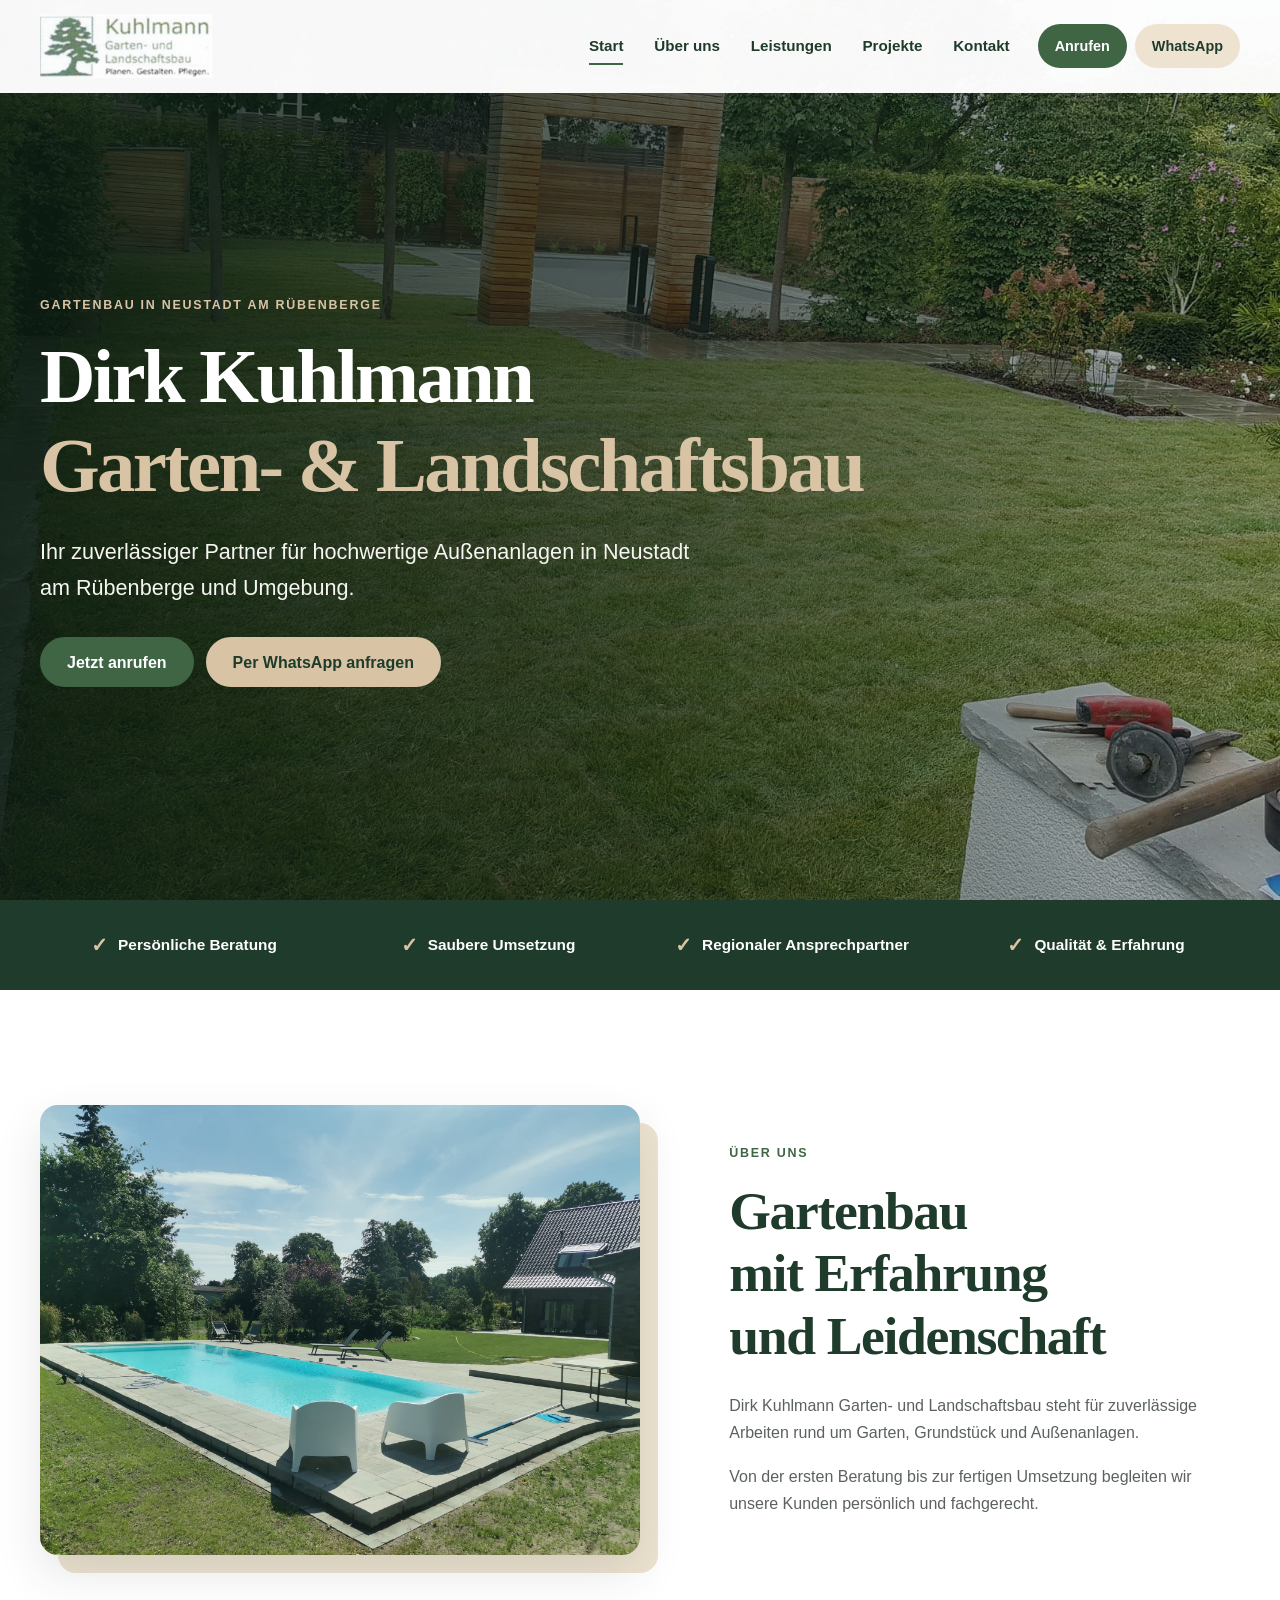
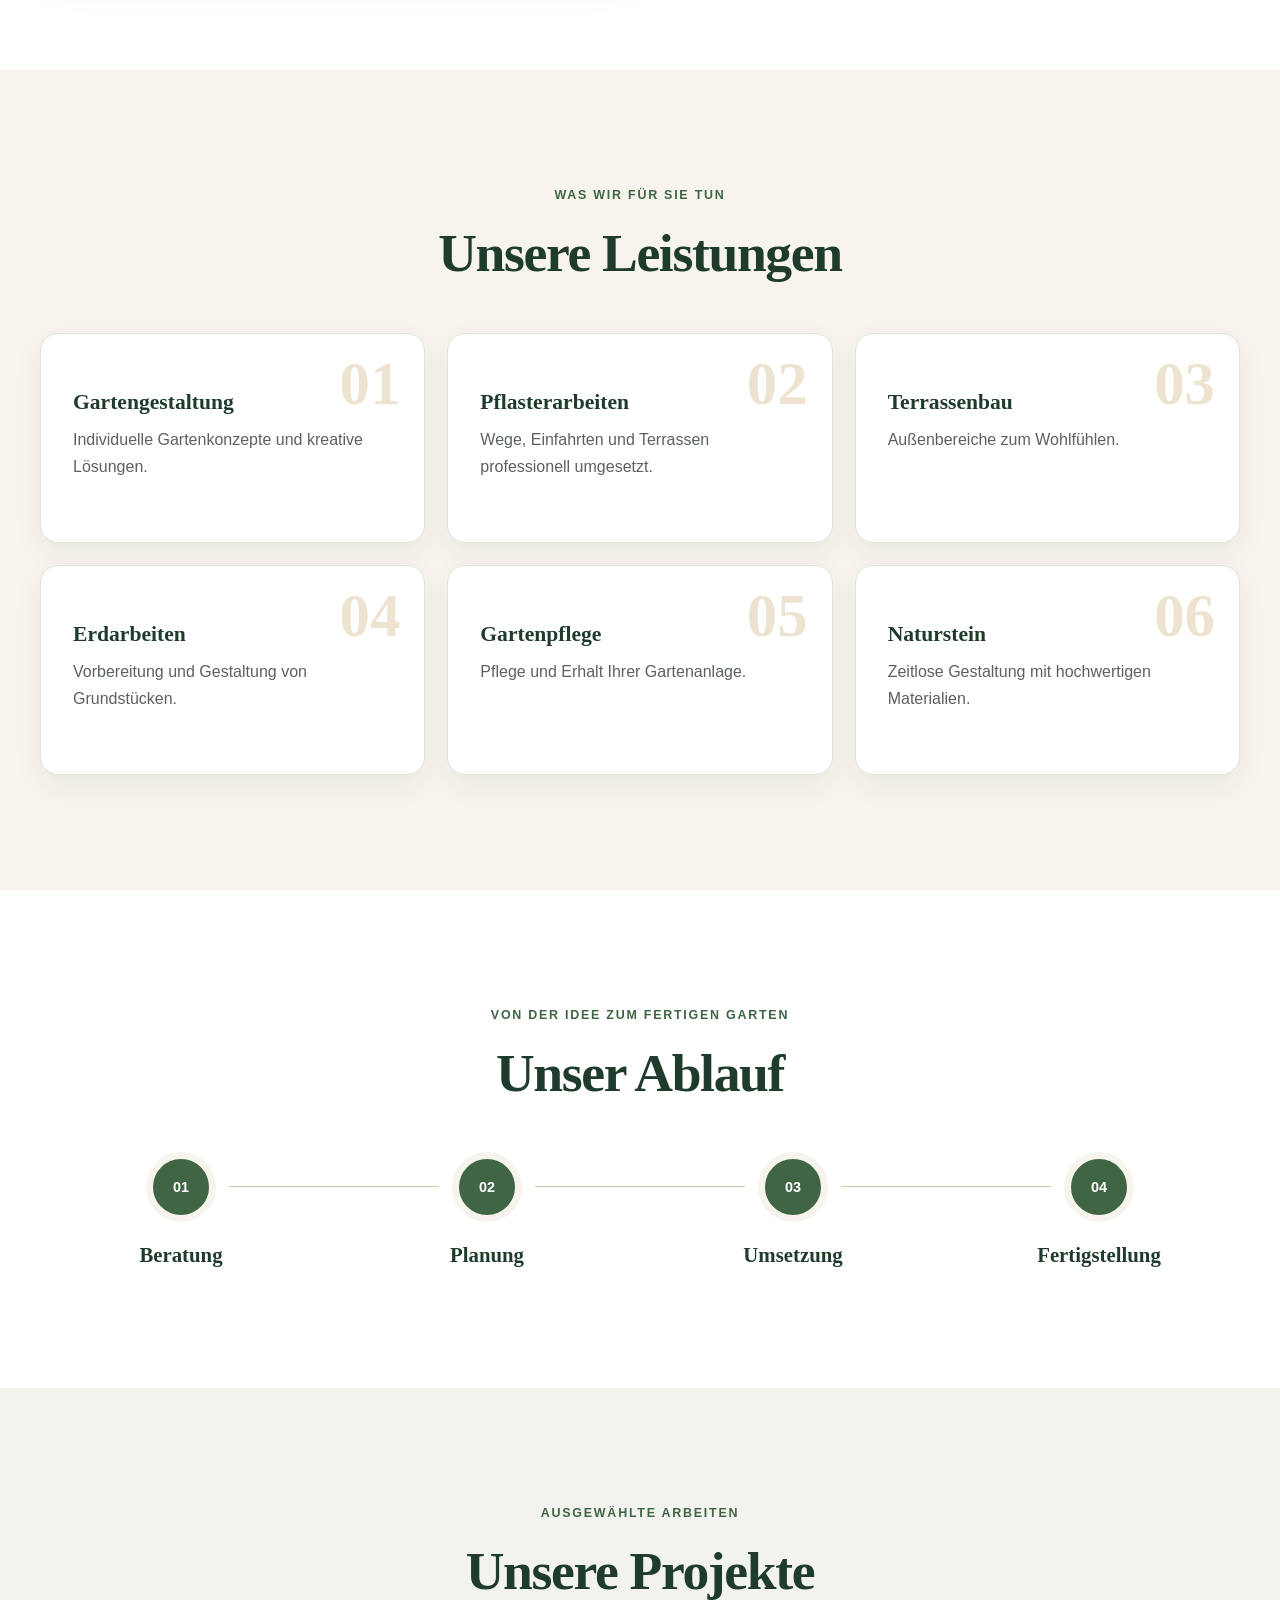
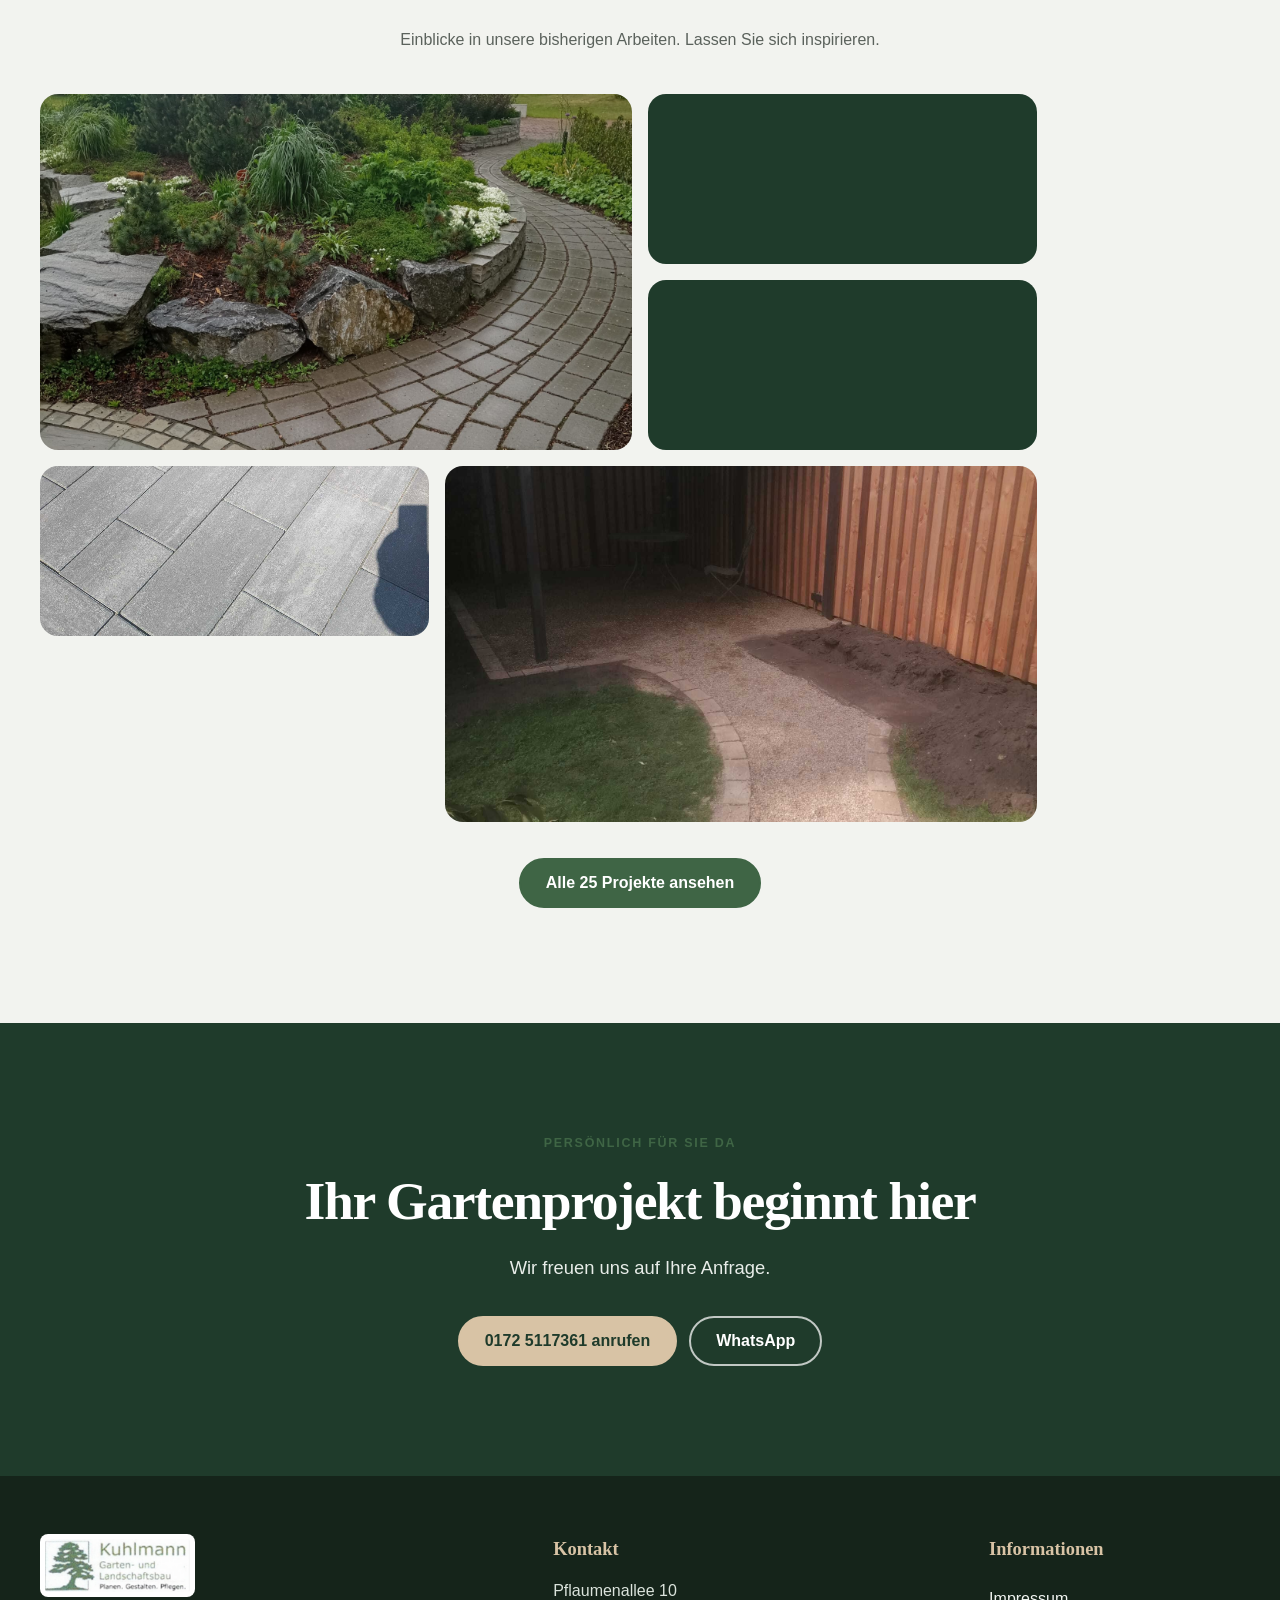
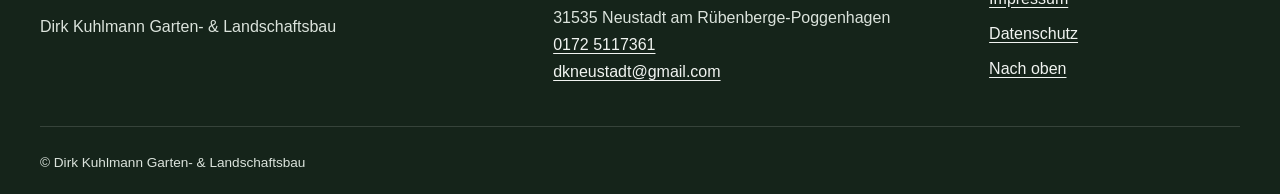
<file: index.html>
<!DOCTYPE html>
<html lang="de">
<head>
    <meta charset="UTF-8">
    <meta name="viewport" content="width=device-width, initial-scale=1">
    <title>Dirk Kuhlmann Garten- &amp; Landschaftsbau | Neustadt am Rübenberge</title>
    <meta name="description" content="Dirk Kuhlmann Garten- und Landschaftsbau in Neustadt am Rübenberge: Gartengestaltung, Pflasterarbeiten, Terrassenbau, Erdarbeiten, Gartenpflege und Naturstein.">
    <meta name="robots" content="index, follow">
    <meta name="theme-color" content="#1f3b2b">
    <link rel="canonical" href="https://kuhlmann-garten.de/">
    <link rel="icon" href="images/logo.png" type="image/png">
    <link rel="preload" as="image" href="images/galerie21.jpg" fetchpriority="high">
    <link rel="stylesheet" href="style.css">

    <meta property="og:type" content="website">
    <meta property="og:locale" content="de_DE">
    <meta property="og:site_name" content="Dirk Kuhlmann Garten- &amp; Landschaftsbau">
    <meta property="og:title" content="Dirk Kuhlmann Garten- &amp; Landschaftsbau">
    <meta property="og:description" content="Gartengestaltung, Pflasterarbeiten, Terrassenbau und weitere Arbeiten rund um Garten und Außenanlagen in Neustadt am Rübenberge.">
    <meta property="og:url" content="https://kuhlmann-garten.de/">
    <meta property="og:image" content="https://kuhlmann-garten.de/images/galerie21.jpg">
    <meta property="og:image:alt" content="Gestaltete Gartenanlage mit Rasen, Bäumen und Holzelementen">
    <meta name="twitter:card" content="summary_large_image">

    <script type="application/ld+json">
    {
        "@context": "https://schema.org",
        "@type": "LocalBusiness",
        "name": "Dirk Kuhlmann Garten- & Landschaftsbau",
        "url": "https://kuhlmann-garten.de/",
        "logo": "https://kuhlmann-garten.de/images/logo.png",
        "image": "https://kuhlmann-garten.de/images/galerie21.jpg",
        "telephone": "+49 172 5117361",
        "email": "dkneustadt@gmail.com",
        "address": {
            "@type": "PostalAddress",
            "streetAddress": "Pflaumenallee 10",
            "postalCode": "31535",
            "addressLocality": "Neustadt am Rübenberge-Poggenhagen",
            "addressCountry": "DE"
        },
        "areaServed": "Neustadt am Rübenberge und Umgebung"
    }
    </script>
</head>
<body>
    <a class="skip-link" href="#main-content">Zum Hauptinhalt springen</a>

    <header class="header" id="site-header">
        <div class="container header-inner">
            <a class="logo-link" href="#start" aria-label="Zur Startseite">
                <img class="logo" src="images/logo.png" width="221" height="82" alt="Dirk Kuhlmann Garten- und Landschaftsbau">
            </a>

            <nav id="nav" aria-label="Hauptnavigation">
                <a href="#start" class="active">Start</a>
                <a href="#ueber-uns">Über uns</a>
                <a href="#leistungen">Leistungen</a>
                <a href="#projekte">Projekte</a>
                <a href="#kontakt">Kontakt</a>
            </nav>

            <div class="header-actions">
                <a href="tel:+491725117361" class="nav-button">Anrufen</a>
                <a href="https://wa.me/491725117361" class="nav-whatsapp" rel="noopener noreferrer">WhatsApp</a>
            </div>

            <button class="menu-button" id="menu" type="button" aria-label="Navigation öffnen" aria-expanded="false" aria-controls="nav">
                <span aria-hidden="true"></span>
            </button>
        </div>
    </header>

    <main id="main-content">
        <section class="hero" id="start" aria-labelledby="hero-title">
            <div class="container hero-content">
                <p class="eyebrow">Gartenbau in Neustadt am Rübenberge</p>
                <h1 id="hero-title">Dirk Kuhlmann <span>Garten- &amp; Landschaftsbau</span></h1>
                <p class="hero-intro">Ihr zuverlässiger Partner für hochwertige Außenanlagen in Neustadt am Rübenberge und Umgebung.</p>
                <div class="button-group">
                    <a href="tel:+491725117361" class="button">Jetzt anrufen</a>
                    <a href="https://wa.me/491725117361" class="button button-light" rel="noopener noreferrer">Per WhatsApp anfragen</a>
                </div>
            </div>
        </section>

        <section class="advantages" aria-label="Ihre Vorteile">
            <div class="container advantage-grid">
                <div><span aria-hidden="true">✓</span>Persönliche Beratung</div>
                <div><span aria-hidden="true">✓</span>Saubere Umsetzung</div>
                <div><span aria-hidden="true">✓</span>Regionaler Ansprechpartner</div>
                <div><span aria-hidden="true">✓</span>Qualität &amp; Erfahrung</div>
            </div>
        </section>

        <section class="section" id="ueber-uns">
            <div class="container about">
                <div class="about-media">
                    <img src="images/ueber-uns.jpeg" width="2000" height="1500" loading="lazy" decoding="async" alt="Gepflasterte Terrasse mit Einfassung und angrenzender Rasenfläche">
                </div>
                <div class="about-content">
                    <p class="section-kicker">Über uns</p>
                    <h2>Gartenbau mit Erfahrung und Leidenschaft</h2>
                    <p>Dirk Kuhlmann Garten- und Landschaftsbau steht für zuverlässige Arbeiten rund um Garten, Grundstück und Außenanlagen.</p>
                    <p>Von der ersten Beratung bis zur fertigen Umsetzung begleiten wir unsere Kunden persönlich und fachgerecht.</p>
                </div>
            </div>
        </section>

        <section class="section background" id="leistungen">
            <div class="container">
                <p class="section-kicker centered">Was wir für Sie tun</p>
                <h2>Unsere Leistungen</h2>
                <div class="services">
                    <article class="service">
                        <span class="service-number" aria-hidden="true">01</span>
                        <h3>Gartengestaltung</h3>
                        <p>Individuelle Gartenkonzepte und kreative Lösungen.</p>
                    </article>
                    <article class="service">
                        <span class="service-number" aria-hidden="true">02</span>
                        <h3>Pflasterarbeiten</h3>
                        <p>Wege, Einfahrten und Terrassen professionell umgesetzt.</p>
                    </article>
                    <article class="service">
                        <span class="service-number" aria-hidden="true">03</span>
                        <h3>Terrassenbau</h3>
                        <p>Außenbereiche zum Wohlfühlen.</p>
                    </article>
                    <article class="service">
                        <span class="service-number" aria-hidden="true">04</span>
                        <h3>Erdarbeiten</h3>
                        <p>Vorbereitung und Gestaltung von Grundstücken.</p>
                    </article>
                    <article class="service">
                        <span class="service-number" aria-hidden="true">05</span>
                        <h3>Gartenpflege</h3>
                        <p>Pflege und Erhalt Ihrer Gartenanlage.</p>
                    </article>
                    <article class="service">
                        <span class="service-number" aria-hidden="true">06</span>
                        <h3>Naturstein</h3>
                        <p>Zeitlose Gestaltung mit hochwertigen Materialien.</p>
                    </article>
                </div>
            </div>
        </section>

        <section class="section process" aria-labelledby="process-title">
            <div class="container">
                <p class="section-kicker centered">Von der Idee zum fertigen Garten</p>
                <h2 id="process-title">Unser Ablauf</h2>
                <ol class="steps">
                    <li><span aria-hidden="true">01</span>Beratung</li>
                    <li><span aria-hidden="true">02</span>Planung</li>
                    <li><span aria-hidden="true">03</span>Umsetzung</li>
                    <li><span aria-hidden="true">04</span>Fertigstellung</li>
                </ol>
            </div>
        </section>

        <section class="section gallery-section" id="projekte">
            <div class="container">
                <p class="section-kicker centered">Ausgewählte Arbeiten</p>
                <h2>Unsere Projekte</h2>
                <p class="gallery-text">Einblicke in unsere bisherigen Arbeiten. Lassen Sie sich inspirieren.</p>
                <div class="gallery-preview">
                    <button class="gallery-item" type="button" data-gallery-index="0" aria-label="Projektaufnahme 1 vergrößern">
                        <img src="images/galerie01.jpg" width="1536" height="2040" loading="lazy" decoding="async" alt="Projektaufnahme 1">
                    </button>
                    <button class="gallery-item" type="button" data-gallery-index="1" aria-label="Projektaufnahme 2 vergrößern">
                        <img src="images/galerie02.jpg" width="1537" height="2048" loading="lazy" decoding="async" alt="Projektaufnahme 2">
                    </button>
                    <button class="gallery-item" type="button" data-gallery-index="2" aria-label="Projektaufnahme 3 vergrößern">
                        <img src="images/galerie03.jpg" width="2048" height="1537" loading="lazy" decoding="async" alt="Projektaufnahme 3">
                    </button>
                    <button class="gallery-item" type="button" data-gallery-index="3" aria-label="Projektaufnahme 4 vergrößern">
                        <img src="images/galerie04.jpg" width="1537" height="2048" loading="lazy" decoding="async" alt="Projektaufnahme 4">
                    </button>
                    <button class="gallery-item" type="button" data-gallery-index="4" aria-label="Projektaufnahme 5 vergrößern">
                        <img src="images/galerie05.jpg" width="1500" height="2000" loading="lazy" decoding="async" alt="Projektaufnahme 5">
                    </button>
                </div>
                <div class="gallery-button-container">
                    <button class="button gallery-all-button" type="button">Alle 25 Projekte ansehen</button>
                </div>
            </div>
        </section>

        <section class="contact" id="kontakt" aria-labelledby="contact-title">
            <div class="container contact-inner">
                <p class="section-kicker">Persönlich für Sie da</p>
                <h2 id="contact-title">Ihr Gartenprojekt beginnt hier</h2>
                <p>Wir freuen uns auf Ihre Anfrage.</p>
                <div class="button-group centered-buttons">
                    <a href="tel:+491725117361" class="button button-sand">0172 5117361 anrufen</a>
                    <a href="https://wa.me/491725117361" class="button button-outline" rel="noopener noreferrer">WhatsApp</a>
                </div>
            </div>
        </section>
    </main>

    <footer>
        <div class="container footer-grid">
            <div class="footer-brand">
                <img src="images/logo.png" width="221" height="82" loading="lazy" decoding="async" alt="">
                <p>Dirk Kuhlmann Garten- &amp; Landschaftsbau</p>
            </div>
            <address>
                <strong>Kontakt</strong>
                Pflaumenallee 10<br>
                31535 Neustadt am Rübenberge-Poggenhagen<br>
                <a href="tel:+491725117361">0172 5117361</a><br>
                <a href="mailto:dkneustadt@gmail.com">dkneustadt@gmail.com</a>
            </address>
            <nav class="footer-links" aria-label="Rechtliche Hinweise">
                <strong>Informationen</strong>
                <a href="impressum.html">Impressum</a>
                <a href="datenschutz.html">Datenschutz</a>
                <a href="#start">Nach oben</a>
            </nav>
        </div>
        <div class="container footer-bottom">
            <p>© Dirk Kuhlmann Garten- &amp; Landschaftsbau</p>
        </div>
    </footer>

    <div class="lightbox" id="lightbox" role="dialog" aria-modal="true" aria-labelledby="lightbox-title" aria-hidden="true" hidden>
        <h2 id="lightbox-title" class="visually-hidden">Projektgalerie</h2>
        <button class="lightbox-close" type="button" aria-label="Galerie schließen">×</button>
        <button class="lightbox-prev" type="button" aria-label="Vorheriges Bild">‹</button>
        <figure>
            <img id="lightbox-image" alt="">
            <figcaption id="lightbox-counter" aria-live="polite"></figcaption>
        </figure>
        <button class="lightbox-next" type="button" aria-label="Nächstes Bild">›</button>
    </div>

    <script src="script.js" defer></script>
</body>
</html>
</file>
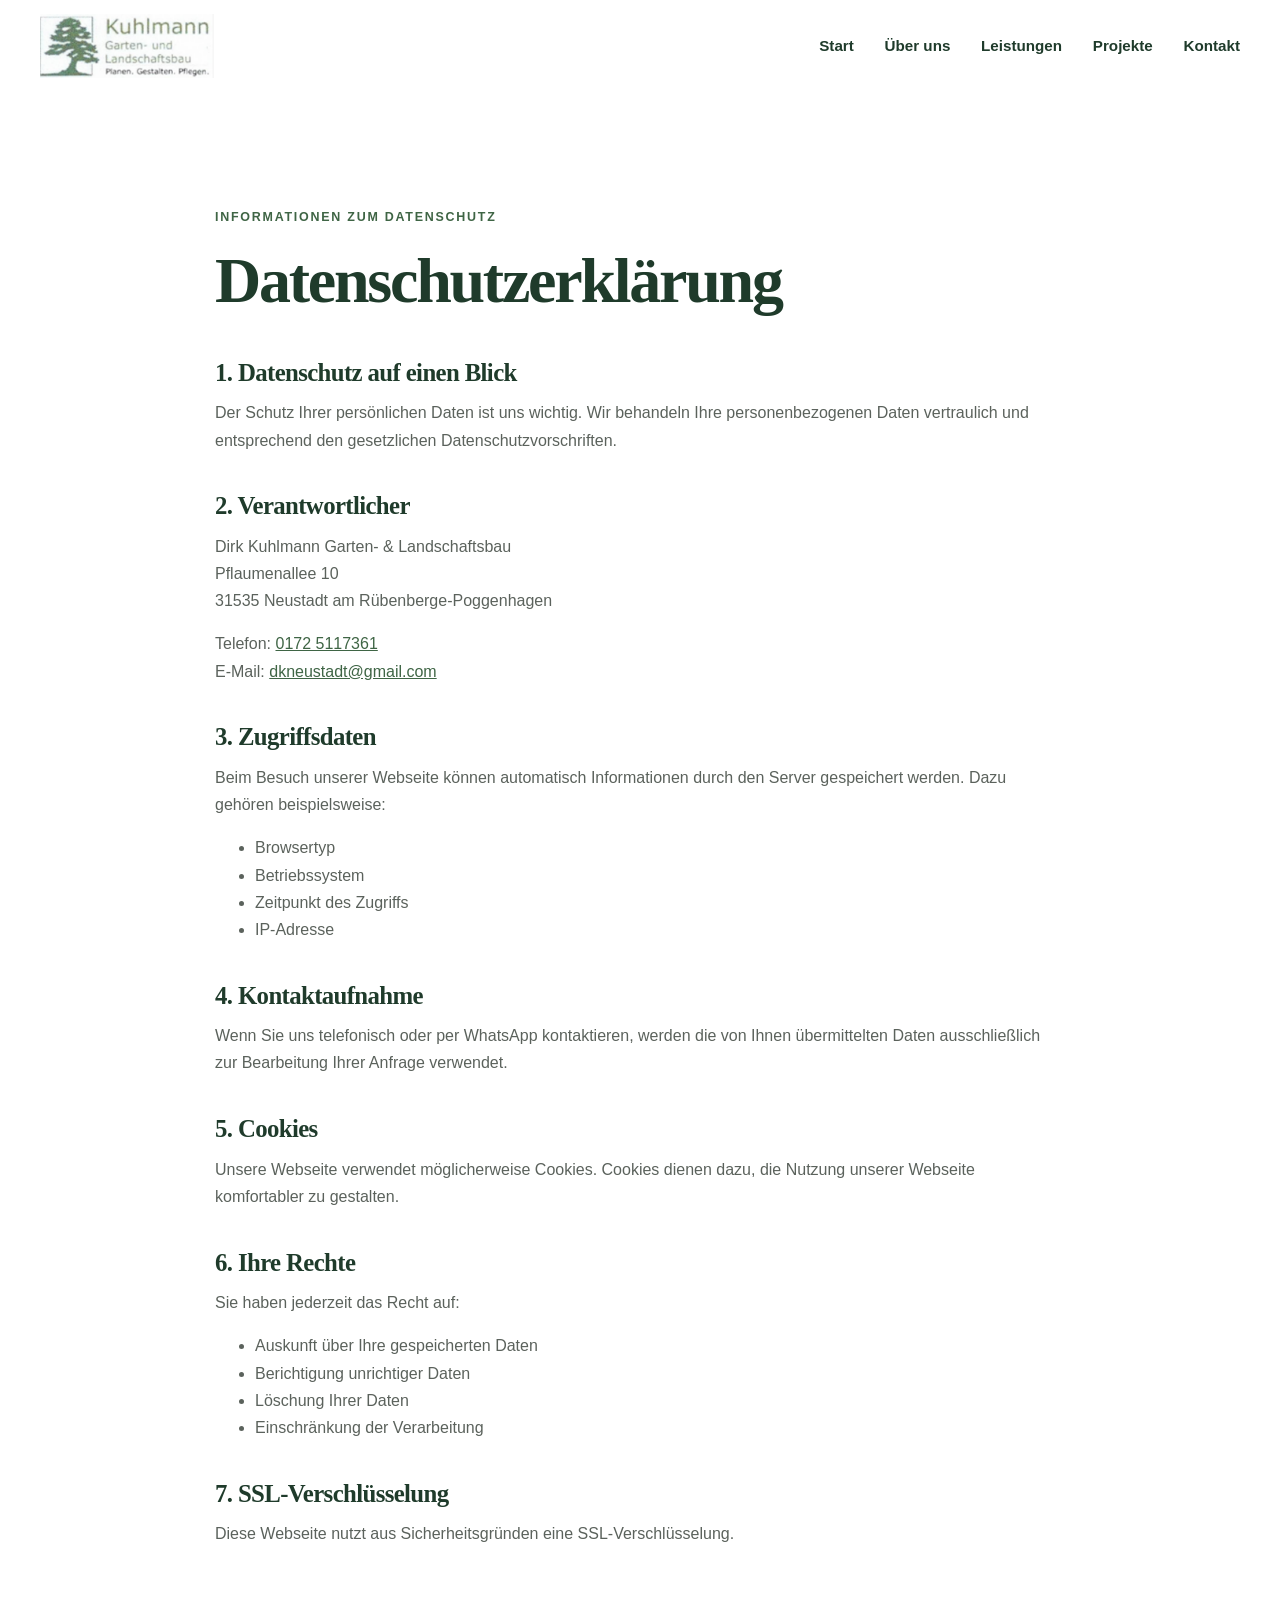
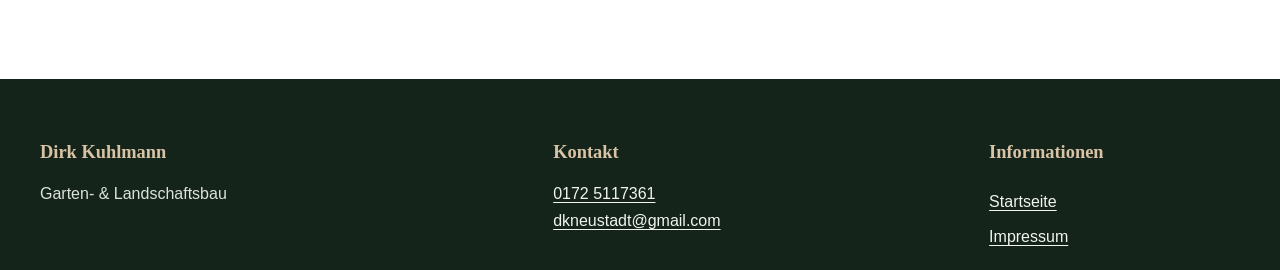
<file: datenschutz.html>
<!DOCTYPE html>
<html lang="de">
<head>
    <meta charset="UTF-8">
    <meta name="viewport" content="width=device-width, initial-scale=1">
    <title>Datenschutz | Dirk Kuhlmann Garten- &amp; Landschaftsbau</title>
    <meta name="description" content="Datenschutzerklärung von Dirk Kuhlmann Garten- und Landschaftsbau in Neustadt am Rübenberge-Poggenhagen.">
    <meta name="robots" content="index, follow">
    <meta name="theme-color" content="#1f3b2b">
    <link rel="canonical" href="https://kuhlmann-garten.de/datenschutz.html">
    <link rel="icon" href="images/logo.png" type="image/png">
    <link rel="stylesheet" href="style.css">
    <meta property="og:type" content="website">
    <meta property="og:locale" content="de_DE">
    <meta property="og:title" content="Datenschutz | Dirk Kuhlmann Garten- &amp; Landschaftsbau">
    <meta property="og:url" content="https://kuhlmann-garten.de/datenschutz.html">
</head>
<body class="legal-page">
    <a class="skip-link" href="#main-content">Zum Hauptinhalt springen</a>

    <header class="header">
        <div class="container header-inner">
            <a class="logo-link" href="index.html" aria-label="Zur Startseite">
                <img class="logo" src="images/logo.png" width="221" height="82" alt="Dirk Kuhlmann Garten- und Landschaftsbau">
            </a>
            <nav id="nav" aria-label="Hauptnavigation">
                <a href="index.html">Start</a>
                <a href="index.html#ueber-uns">Über uns</a>
                <a href="index.html#leistungen">Leistungen</a>
                <a href="index.html#projekte">Projekte</a>
                <a href="index.html#kontakt">Kontakt</a>
            </nav>
            <button class="menu-button" id="menu" type="button" aria-label="Navigation öffnen" aria-expanded="false" aria-controls="nav">
                <span aria-hidden="true"></span>
            </button>
        </div>
    </header>

    <main id="main-content">
        <article class="section legal-content">
            <p class="section-kicker">Informationen zum Datenschutz</p>
            <h1>Datenschutzerklärung</h1>

            <h2>1. Datenschutz auf einen Blick</h2>
            <p>Der Schutz Ihrer persönlichen Daten ist uns wichtig. Wir behandeln Ihre personenbezogenen Daten vertraulich und entsprechend den gesetzlichen Datenschutzvorschriften.</p>

            <h2>2. Verantwortlicher</h2>
            <p>
                Dirk Kuhlmann Garten- &amp; Landschaftsbau<br>
                Pflaumenallee 10<br>
                31535 Neustadt am Rübenberge-Poggenhagen
            </p>
            <p>
                Telefon: <a href="tel:+491725117361">0172 5117361</a><br>
                E-Mail: <a href="mailto:dkneustadt@gmail.com">dkneustadt@gmail.com</a>
            </p>

            <h2>3. Zugriffsdaten</h2>
            <p>Beim Besuch unserer Webseite können automatisch Informationen durch den Server gespeichert werden. Dazu gehören beispielsweise:</p>
            <ul>
                <li>Browsertyp</li>
                <li>Betriebssystem</li>
                <li>Zeitpunkt des Zugriffs</li>
                <li>IP-Adresse</li>
            </ul>

            <h2>4. Kontaktaufnahme</h2>
            <p>Wenn Sie uns telefonisch oder per WhatsApp kontaktieren, werden die von Ihnen übermittelten Daten ausschließlich zur Bearbeitung Ihrer Anfrage verwendet.</p>

            <h2>5. Cookies</h2>
            <p>Unsere Webseite verwendet möglicherweise Cookies. Cookies dienen dazu, die Nutzung unserer Webseite komfortabler zu gestalten.</p>

            <h2>6. Ihre Rechte</h2>
            <p>Sie haben jederzeit das Recht auf:</p>
            <ul>
                <li>Auskunft über Ihre gespeicherten Daten</li>
                <li>Berichtigung unrichtiger Daten</li>
                <li>Löschung Ihrer Daten</li>
                <li>Einschränkung der Verarbeitung</li>
            </ul>

            <h2>7. SSL-Verschlüsselung</h2>
            <p>Diese Webseite nutzt aus Sicherheitsgründen eine SSL-Verschlüsselung.</p>
        </article>
    </main>

    <footer>
        <div class="container footer-grid">
            <div class="footer-brand">
                <p><strong>Dirk Kuhlmann</strong>Garten- &amp; Landschaftsbau</p>
            </div>
            <address>
                <strong>Kontakt</strong>
                <a href="tel:+491725117361">0172 5117361</a><br>
                <a href="mailto:dkneustadt@gmail.com">dkneustadt@gmail.com</a>
            </address>
            <nav class="footer-links" aria-label="Rechtliche Hinweise">
                <strong>Informationen</strong>
                <a href="index.html">Startseite</a>
                <a href="impressum.html">Impressum</a>
            </nav>
        </div>
    </footer>
    <script src="script.js" defer></script>
</body>
</html>
</file>
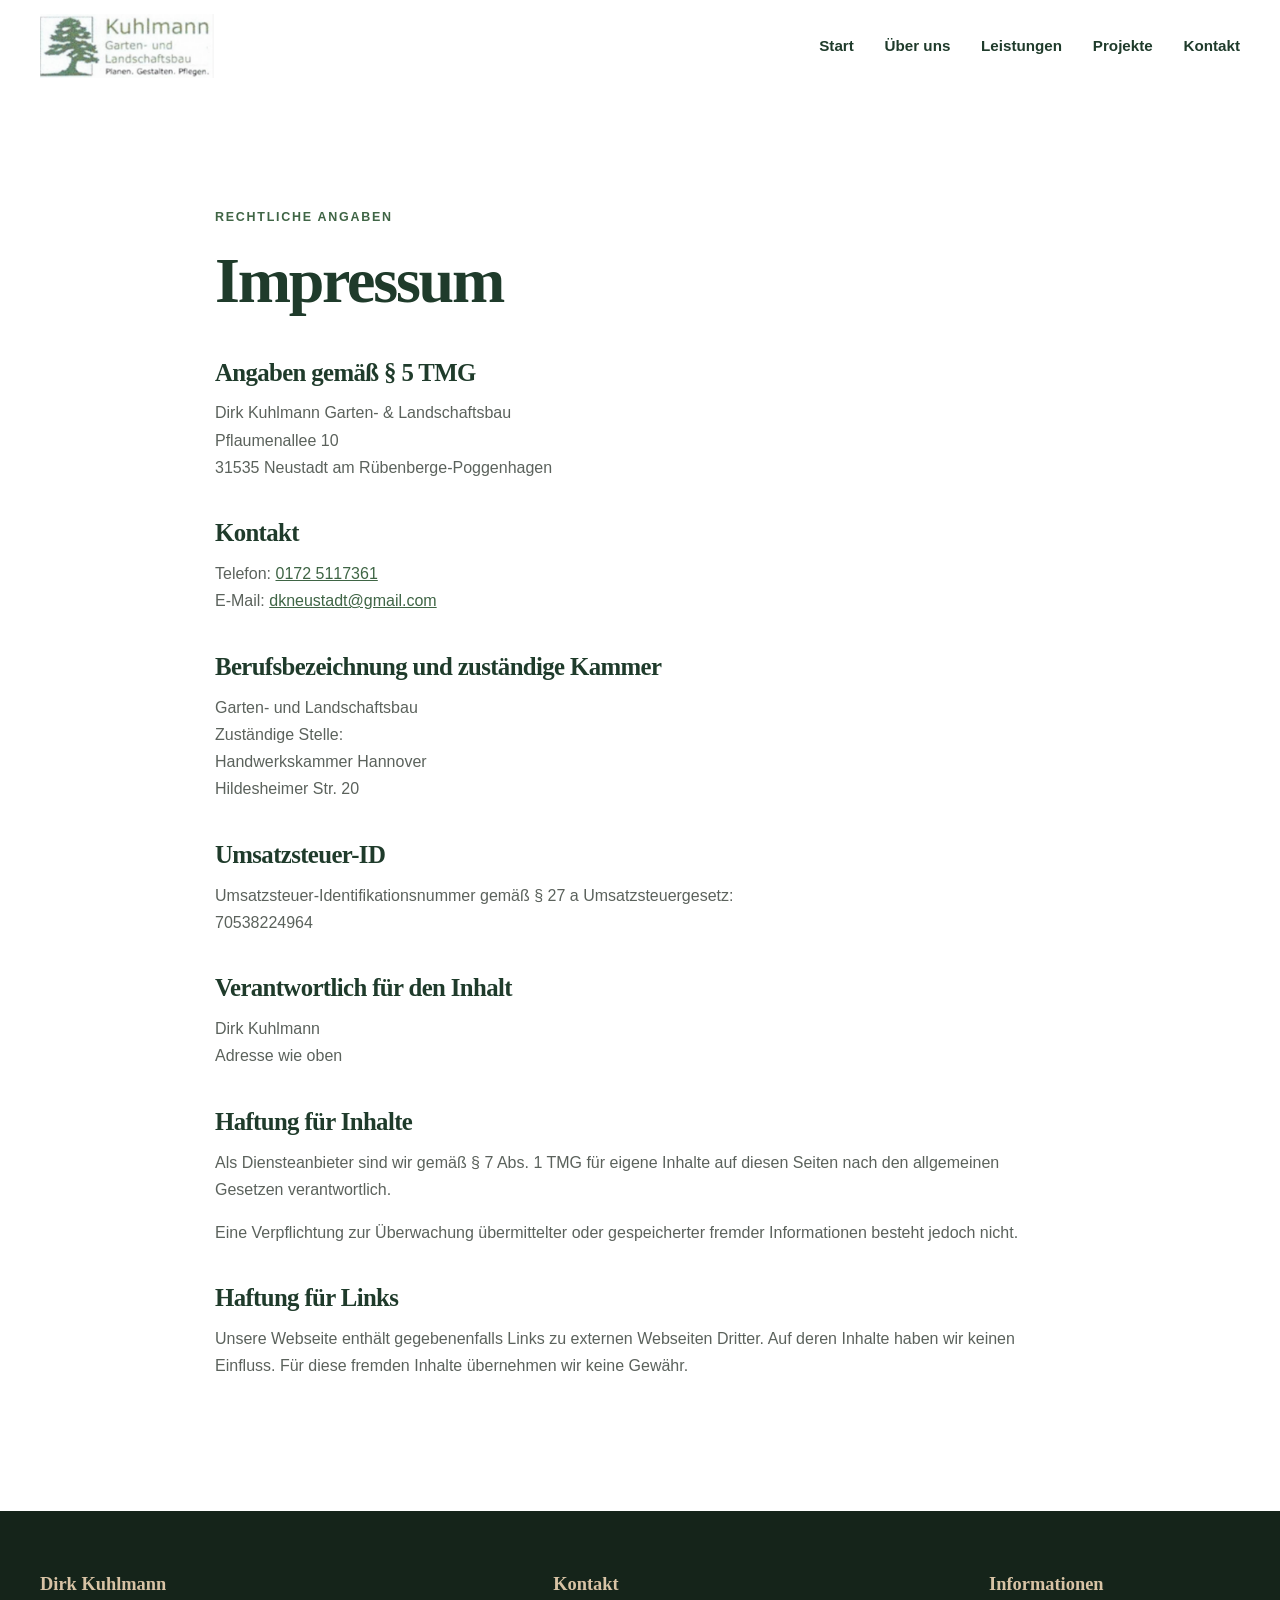
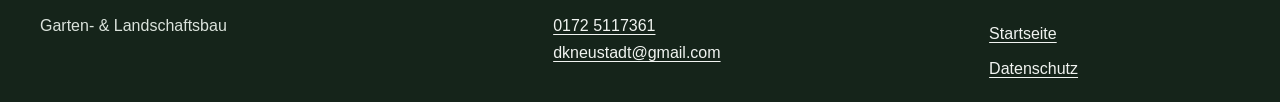
<file: impressum.html>
<!DOCTYPE html>
<html lang="de">
<head>
    <meta charset="UTF-8">
    <meta name="viewport" content="width=device-width, initial-scale=1">
    <title>Impressum | Dirk Kuhlmann Garten- &amp; Landschaftsbau</title>
    <meta name="description" content="Impressum von Dirk Kuhlmann Garten- und Landschaftsbau in Neustadt am Rübenberge-Poggenhagen.">
    <meta name="robots" content="index, follow">
    <meta name="theme-color" content="#1f3b2b">
    <link rel="canonical" href="https://kuhlmann-garten.de/impressum.html">
    <link rel="icon" href="images/logo.png" type="image/png">
    <link rel="stylesheet" href="style.css">
    <meta property="og:type" content="website">
    <meta property="og:locale" content="de_DE">
    <meta property="og:title" content="Impressum | Dirk Kuhlmann Garten- &amp; Landschaftsbau">
    <meta property="og:url" content="https://kuhlmann-garten.de/impressum.html">
</head>
<body class="legal-page">
    <a class="skip-link" href="#main-content">Zum Hauptinhalt springen</a>

    <header class="header">
        <div class="container header-inner">
            <a class="logo-link" href="index.html" aria-label="Zur Startseite">
                <img class="logo" src="images/logo.png" width="221" height="82" alt="Dirk Kuhlmann Garten- und Landschaftsbau">
            </a>
            <nav id="nav" aria-label="Hauptnavigation">
                <a href="index.html">Start</a>
                <a href="index.html#ueber-uns">Über uns</a>
                <a href="index.html#leistungen">Leistungen</a>
                <a href="index.html#projekte">Projekte</a>
                <a href="index.html#kontakt">Kontakt</a>
            </nav>
            <button class="menu-button" id="menu" type="button" aria-label="Navigation öffnen" aria-expanded="false" aria-controls="nav">
                <span aria-hidden="true"></span>
            </button>
        </div>
    </header>

    <main id="main-content">
        <article class="section legal-content">
            <p class="section-kicker">Rechtliche Angaben</p>
            <h1>Impressum</h1>

            <h2>Angaben gemäß § 5 TMG</h2>
            <p>
                Dirk Kuhlmann Garten- &amp; Landschaftsbau<br>
                Pflaumenallee 10<br>
                31535 Neustadt am Rübenberge-Poggenhagen
            </p>

            <h2>Kontakt</h2>
            <p>
                Telefon: <a href="tel:+491725117361">0172 5117361</a><br>
                E-Mail: <a href="mailto:dkneustadt@gmail.com">dkneustadt@gmail.com</a>
            </p>

            <h2>Berufsbezeichnung und zuständige Kammer</h2>
            <p>
                Garten- und Landschaftsbau<br>
                Zuständige Stelle:<br>
                Handwerkskammer Hannover<br>
                Hildesheimer Str. 20
            </p>

            <h2>Umsatzsteuer-ID</h2>
            <p>Umsatzsteuer-Identifikationsnummer gemäß § 27 a Umsatzsteuergesetz:<br>70538224964</p>

            <h2>Verantwortlich für den Inhalt</h2>
            <p>Dirk Kuhlmann<br>Adresse wie oben</p>

            <h2>Haftung für Inhalte</h2>
            <p>Als Diensteanbieter sind wir gemäß § 7 Abs. 1 TMG für eigene Inhalte auf diesen Seiten nach den allgemeinen Gesetzen verantwortlich.</p>
            <p>Eine Verpflichtung zur Überwachung übermittelter oder gespeicherter fremder Informationen besteht jedoch nicht.</p>

            <h2>Haftung für Links</h2>
            <p>Unsere Webseite enthält gegebenenfalls Links zu externen Webseiten Dritter. Auf deren Inhalte haben wir keinen Einfluss. Für diese fremden Inhalte übernehmen wir keine Gewähr.</p>
        </article>
    </main>

    <footer>
        <div class="container footer-grid">
            <div class="footer-brand">
                <p><strong>Dirk Kuhlmann</strong>Garten- &amp; Landschaftsbau</p>
            </div>
            <address>
                <strong>Kontakt</strong>
                <a href="tel:+491725117361">0172 5117361</a><br>
                <a href="mailto:dkneustadt@gmail.com">dkneustadt@gmail.com</a>
            </address>
            <nav class="footer-links" aria-label="Rechtliche Hinweise">
                <strong>Informationen</strong>
                <a href="index.html">Startseite</a>
                <a href="datenschutz.html">Datenschutz</a>
            </nav>
        </div>
    </footer>
    <script src="script.js" defer></script>
</body>
</html>
</file>
<file: style.css>
:root {
    --green-dark: #1f3b2b;
    --green: #3f6545;
    --green-light: #6f8f5b;
    --sand: #d8c3a5;
    --sand-light: #eee3d1;
    --cream: #f7f4ed;
    --white: #fff;
    --text: #242824;
    --muted: #5b625c;
    --border: #dfe4dd;
    --shadow: 0 18px 45px rgba(22, 48, 31, .12);
    --radius: 18px;
    --header-height: 92px;
}

*,
*::before,
*::after {
    box-sizing: border-box;
}

html {
    scroll-behavior: smooth;
    scroll-padding-top: calc(var(--header-height) + 16px);
}

body {
    margin: 0;
    color: var(--text);
    background: var(--white);
    font-family: "Segoe UI", Roboto, Helvetica, Arial, sans-serif;
    font-size: 1rem;
    line-height: 1.7;
    overflow-wrap: break-word;
}

body.menu-open,
body.lightbox-open {
    overflow: hidden;
}

img {
    display: block;
    max-width: 100%;
    height: auto;
}

button,
a {
    -webkit-tap-highlight-color: transparent;
}

button,
input,
textarea,
select {
    font: inherit;
}

a {
    color: var(--green);
}

a:hover {
    color: var(--green-dark);
}

:focus-visible {
    outline: 3px solid #e0a72f;
    outline-offset: 4px;
}

h1,
h2,
h3,
p {
    margin-top: 0;
}

h1,
h2,
h3 {
    color: var(--green-dark);
    font-family: Georgia, "Times New Roman", serif;
    line-height: 1.16;
    text-wrap: balance;
}

h1 {
    margin-bottom: 1.5rem;
    font-size: clamp(2.55rem, 6vw, 5rem);
    letter-spacing: -.035em;
}

h2 {
    margin-bottom: clamp(2rem, 4vw, 3rem);
    font-size: clamp(2rem, 4.5vw, 3.35rem);
    letter-spacing: -.025em;
    text-align: center;
}

h3 {
    margin-bottom: .7rem;
    font-size: 1.35rem;
}

p {
    color: var(--muted);
}

.container {
    width: min(calc(100% - 40px), 1200px);
    margin-inline: auto;
}

.visually-hidden {
    position: absolute !important;
    width: 1px;
    height: 1px;
    padding: 0;
    margin: -1px;
    overflow: hidden;
    clip: rect(0, 0, 0, 0);
    white-space: nowrap;
    border: 0;
}

.skip-link {
    position: fixed;
    top: 12px;
    left: 12px;
    z-index: 3000;
    padding: 12px 18px;
    color: var(--white);
    background: var(--green-dark);
    border-radius: 8px;
    transform: translateY(-180%);
}

.skip-link:focus {
    color: var(--white);
    transform: translateY(0);
}

.header {
    position: fixed;
    inset: 0 0 auto;
    z-index: 1000;
    background: rgba(255, 255, 255, .97);
    border-bottom: 1px solid transparent;
    transition: box-shadow .2s ease, border-color .2s ease;
}

.header.scrolled {
    border-color: var(--border);
    box-shadow: 0 8px 28px rgba(22, 48, 31, .1);
}

.header-inner {
    display: flex;
    align-items: center;
    min-height: var(--header-height);
    gap: 28px;
}

.logo-link {
    display: inline-flex;
    flex: 0 0 auto;
}

.logo {
    width: 174px;
    height: auto;
}

#nav {
    display: flex;
    align-items: center;
    justify-content: center;
    gap: clamp(18px, 2.4vw, 32px);
    margin-left: auto;
}

#nav a {
    position: relative;
    padding-block: 12px;
    color: var(--green-dark);
    font-size: .95rem;
    font-weight: 650;
    text-decoration: none;
}

#nav a::after {
    content: "";
    position: absolute;
    right: 0;
    bottom: 6px;
    left: 0;
    height: 2px;
    background: var(--green);
    transform: scaleX(0);
    transform-origin: left;
    transition: transform .2s ease;
}

#nav a:hover::after,
#nav a.active::after {
    transform: scaleX(1);
}

.header-actions {
    display: flex;
    align-items: center;
    gap: 8px;
}

.nav-button,
.nav-whatsapp {
    display: inline-flex;
    align-items: center;
    min-height: 44px;
    padding: 9px 17px;
    border-radius: 999px;
    font-size: .9rem;
    font-weight: 700;
    text-decoration: none;
}

.nav-button {
    color: var(--white);
    background: var(--green);
}

.nav-button:hover {
    color: var(--white);
    background: var(--green-dark);
}

.nav-whatsapp {
    color: var(--green-dark);
    background: var(--sand-light);
}

.menu-button {
    display: none;
    position: relative;
    width: 48px;
    height: 48px;
    padding: 0;
    border: 0;
    color: var(--green-dark);
    background: transparent;
    border-radius: 8px;
    cursor: pointer;
}

.menu-button span,
.menu-button span::before,
.menu-button span::after {
    position: absolute;
    left: 10px;
    width: 28px;
    height: 2px;
    background: currentColor;
    content: "";
    transition: transform .2s ease, top .2s ease, opacity .2s ease;
}

.menu-button::before {
    color: currentColor;
    content: "☰";
    font-size: 1.8rem;
    line-height: 1;
}

.menu-button[aria-expanded="true"]::before {
    content: "×";
    font-size: 2.2rem;
}

.menu-button > span {
    display: none;
}

.menu-button span {
    top: 23px;
}

.menu-button span::before {
    top: -8px;
    left: 0;
}

.menu-button span::after {
    top: 8px;
    left: 0;
}

.menu-button[aria-expanded="true"] span {
    background: transparent;
}

.menu-button[aria-expanded="true"] span::before {
    top: 0;
    transform: rotate(45deg);
}

.menu-button[aria-expanded="true"] span::after {
    top: 0;
    transform: rotate(-45deg);
}

.hero {
    position: relative;
    display: flex;
    align-items: center;
    min-height: max(700px, 100svh);
    padding: calc(var(--header-height) + 80px) 0 90px;
    background-color: var(--green-dark);
    background-image:
        linear-gradient(90deg, rgba(12, 29, 19, .86) 0%, rgba(12, 29, 19, .63) 52%, rgba(12, 29, 19, .28) 100%),
        url("images/galerie21.jpg");
    background-position: center;
    background-size: cover;
}

.hero-content {
    position: relative;
}

.hero h1 {
    max-width: 850px;
    color: var(--white);
}

.hero h1 span {
    display: block;
    color: var(--sand);
}

.eyebrow,
.section-kicker {
    margin-bottom: 1rem;
    color: var(--sand);
    font-size: .78rem;
    font-weight: 800;
    letter-spacing: .14em;
    text-transform: uppercase;
}

.section-kicker {
    color: var(--green);
}

.centered {
    text-align: center;
}

.hero-intro {
    max-width: 650px;
    margin-bottom: 2rem;
    color: #f6f5f1;
    font-size: clamp(1.1rem, 2.4vw, 1.35rem);
    line-height: 1.65;
}

.button-group {
    display: flex;
    flex-wrap: wrap;
    gap: 12px;
}

.button {
    display: inline-flex;
    align-items: center;
    justify-content: center;
    min-height: 50px;
    padding: 12px 25px;
    border: 2px solid var(--green);
    color: var(--white);
    background: var(--green);
    border-radius: 999px;
    font-weight: 750;
    line-height: 1.35;
    text-align: center;
    text-decoration: none;
    cursor: pointer;
    transition: background .2s ease, border-color .2s ease, color .2s ease, transform .2s ease;
}

.button:hover {
    color: var(--white);
    background: var(--green-dark);
    border-color: var(--green-dark);
    transform: translateY(-2px);
}

.button-light {
    color: var(--green-dark);
    background: var(--sand);
    border-color: var(--sand);
}

.button-light:hover {
    color: var(--green-dark);
    background: #e6d4ba;
    border-color: #e6d4ba;
}

.advantages {
    padding: 28px 0;
    background: var(--green-dark);
}

.advantage-grid {
    display: grid;
    grid-template-columns: repeat(4, 1fr);
    gap: 16px;
}

.advantage-grid div {
    display: flex;
    align-items: center;
    justify-content: center;
    gap: 10px;
    color: var(--white);
    font-size: .96rem;
    font-weight: 700;
    text-align: center;
}

.advantage-grid span {
    color: var(--sand);
    font-size: 1.25rem;
}

.section {
    padding: clamp(72px, 9vw, 120px) 0;
}

.background {
    background: var(--cream);
}

.about {
    display: grid;
    grid-template-columns: minmax(0, 1.08fr) minmax(0, .92fr);
    align-items: center;
    gap: clamp(42px, 7vw, 90px);
}

.about-media {
    position: relative;
}

.about-media::after {
    position: absolute;
    inset: 18px -18px -18px 18px;
    z-index: -1;
    background: var(--sand-light);
    border-radius: var(--radius);
    content: "";
}

.about img {
    width: 100%;
    aspect-ratio: 4 / 3;
    object-fit: cover;
    border-radius: var(--radius);
    box-shadow: var(--shadow);
}

.about-content h2,
.about-content .section-kicker {
    text-align: left;
}

.about-content h2 {
    margin-bottom: 1.6rem;
}

.about-content p:last-child {
    margin-bottom: 0;
}

.services {
    display: grid;
    grid-template-columns: repeat(3, 1fr);
    gap: 22px;
}

.service {
    position: relative;
    min-height: 210px;
    padding: 32px;
    overflow: hidden;
    background: var(--white);
    border: 1px solid var(--border);
    border-radius: var(--radius);
    box-shadow: 0 10px 30px rgba(22, 48, 31, .06);
}

.service h3 {
    position: relative;
    padding-top: 24px;
}

.service-number {
    position: absolute;
    top: 20px;
    right: 24px;
    color: var(--sand-light);
    font-family: Georgia, "Times New Roman", serif;
    font-size: 3.8rem;
    font-weight: 700;
    line-height: 1;
}

.service p {
    position: relative;
    margin-bottom: 0;
}

.process {
    overflow: hidden;
}

.steps {
    display: grid;
    grid-template-columns: repeat(4, 1fr);
    gap: 24px;
    padding: 0;
    margin: 0;
    list-style: none;
    counter-reset: steps;
}

.steps li {
    position: relative;
    display: flex;
    flex-direction: column;
    align-items: center;
    gap: 15px;
    color: var(--green-dark);
    font-family: Georgia, "Times New Roman", serif;
    font-size: 1.3rem;
    font-weight: 700;
    text-align: center;
}

.steps li:not(:last-child)::after {
    position: absolute;
    top: 34px;
    left: calc(50% + 48px);
    width: calc(100% - 72px);
    height: 1px;
    background: var(--sand);
    content: "";
}

.steps span {
    display: grid;
    place-items: center;
    width: 70px;
    height: 70px;
    color: var(--white);
    background: var(--green);
    border: 7px solid var(--cream);
    border-radius: 50%;
    font-family: "Segoe UI", Roboto, sans-serif;
    font-size: .9rem;
}

.gallery-section {
    background: #f2f3ef;
}

.gallery-text {
    max-width: 620px;
    margin: -1.5rem auto 2.5rem;
    text-align: center;
}

.gallery-preview {
    display: grid;
    grid-template-columns: repeat(12, 1fr);
    grid-auto-rows: 170px;
    gap: 16px;
}

.gallery-item {
    grid-column: span 4;
    grid-row: span 2;
    min-width: 0;
    padding: 0;
    overflow: hidden;
    background: var(--green-dark);
    border: 0;
    border-radius: var(--radius);
    cursor: zoom-in;
}

.gallery-item:first-child,
.gallery-item:nth-child(5) {
    grid-column: span 6;
}

.gallery-item:nth-child(2),
.gallery-item:nth-child(3),
.gallery-item:nth-child(4) {
    grid-row: span 1;
}

.gallery-item img {
    width: 100%;
    height: 100%;
    object-fit: cover;
    transition: opacity .25s ease, transform .35s ease;
}

.gallery-item:hover img {
    opacity: .88;
    transform: scale(1.025);
}

.gallery-button-container {
    margin-top: 36px;
    text-align: center;
}

.gallery-all-button {
    margin: 0;
}

.contact {
    padding: clamp(75px, 9vw, 110px) 0;
    background: var(--green-dark);
    text-align: center;
}

.contact-inner {
    max-width: 800px;
}

.contact h2 {
    margin-bottom: 1.25rem;
    color: var(--white);
}

.contact p:not(.section-kicker) {
    margin-bottom: 2rem;
    color: #e8ede9;
    font-size: 1.15rem;
}

.centered-buttons {
    justify-content: center;
}

.button-sand {
    color: var(--green-dark);
    background: var(--sand);
    border-color: var(--sand);
}

.button-sand:hover {
    color: var(--green-dark);
    background: #e6d4ba;
    border-color: #e6d4ba;
}

.button-outline {
    color: var(--white);
    background: transparent;
    border-color: rgba(255, 255, 255, .72);
}

.button-outline:hover {
    color: var(--green-dark);
    background: var(--white);
    border-color: var(--white);
}

footer {
    padding: 58px 0 20px;
    color: var(--white);
    background: #15241a;
}

.footer-grid {
    display: grid;
    grid-template-columns: 1.2fr 1fr .65fr;
    gap: 50px;
}

.footer-brand img {
    width: 155px;
    margin-bottom: 16px;
    padding: 5px;
    background: var(--white);
    border-radius: 8px;
}

footer p,
footer address {
    color: #dbe3dc;
}

footer address {
    font-style: normal;
}

footer strong {
    display: block;
    margin-bottom: 12px;
    color: var(--sand);
    font-family: Georgia, "Times New Roman", serif;
    font-size: 1.15rem;
}

footer a {
    color: #f1f4f1;
    text-underline-offset: 3px;
}

footer a:hover {
    color: var(--sand);
}

.footer-links {
    display: flex;
    flex-direction: column;
    align-items: flex-start;
    gap: 8px;
}

.footer-bottom {
    padding-top: 24px;
    margin-top: 40px;
    border-top: 1px solid rgba(255, 255, 255, .14);
}

.footer-bottom p {
    margin: 0;
    font-size: .85rem;
}

.lightbox[hidden] {
    display: none;
}

.lightbox {
    position: fixed;
    inset: 0;
    z-index: 2000;
    display: flex;
    align-items: center;
    justify-content: center;
    padding: 72px 90px 40px;
    background: rgba(8, 14, 10, .96);
}

.lightbox figure {
    display: flex;
    flex-direction: column;
    align-items: center;
    max-width: 100%;
    max-height: 100%;
    margin: 0;
}

.lightbox img {
    width: auto;
    max-width: 100%;
    max-height: calc(100vh - 145px);
    border-radius: 10px;
    object-fit: contain;
}

.lightbox figcaption {
    min-height: 28px;
    padding-top: 10px;
    color: var(--white);
    font-size: .9rem;
}

.lightbox button {
    position: absolute;
    display: grid;
    place-items: center;
    width: 52px;
    height: 52px;
    padding: 0;
    color: var(--white);
    background: rgba(255, 255, 255, .1);
    border: 1px solid rgba(255, 255, 255, .35);
    border-radius: 50%;
    cursor: pointer;
}

.lightbox button:hover {
    background: rgba(255, 255, 255, .2);
}

.lightbox-close {
    top: 18px;
    right: 18px;
    font-size: 2rem;
}

.lightbox-prev,
.lightbox-next {
    top: 50%;
    font-size: 2.5rem;
    transform: translateY(-50%);
}

.lightbox-prev {
    left: 20px;
}

.lightbox-next {
    right: 20px;
}

.legal-page main {
    min-height: 70vh;
    padding-top: var(--header-height);
}

.legal-content {
    width: min(calc(100% - 40px), 850px);
    margin-inline: auto;
}

.legal-content h1 {
    margin-bottom: 2.5rem;
    color: var(--green-dark);
    font-size: clamp(2.4rem, 6vw, 4rem);
}

.legal-content h2 {
    margin: 2.4rem 0 .75rem;
    font-size: 1.55rem;
    text-align: left;
}

.legal-content ul {
    color: var(--muted);
}

.legal-content a {
    overflow-wrap: anywhere;
}

.reveal {
    opacity: 0;
    transform: translateY(24px);
    transition: opacity .6s ease, transform .6s ease;
}

.reveal.visible {
    opacity: 1;
    transform: none;
}

@media (max-width: 1080px) {
    .header-actions {
        display: none;
    }

    .services {
        grid-template-columns: repeat(2, 1fr);
    }

    .gallery-preview {
        grid-auto-rows: 150px;
    }
}

@media (max-width: 800px) {
    :root {
        --header-height: 78px;
    }

    .container {
        width: min(calc(100% - 32px), 1200px);
    }

    .logo {
        width: 145px;
    }

    .menu-button {
        display: block;
        margin-left: auto;
    }

    #nav {
        position: absolute;
        top: 100%;
        right: 0;
        left: 0;
        display: none;
        align-items: stretch;
        padding: 12px 16px 22px;
        margin: 0;
        background: var(--white);
        border-top: 1px solid var(--border);
        border-bottom: 1px solid var(--border);
        box-shadow: 0 14px 24px rgba(22, 48, 31, .12);
    }

    #nav.active {
        display: flex;
        flex-direction: column;
        gap: 0;
    }

    #nav a {
        min-height: 48px;
        padding: 11px 8px;
        font-size: 1rem;
    }

    #nav a::after {
        display: none;
    }

    .hero {
        min-height: 720px;
        background-position: 58% center;
    }

    .advantage-grid {
        grid-template-columns: repeat(2, 1fr);
    }

    .advantage-grid div {
        justify-content: flex-start;
        text-align: left;
    }

    .about {
        grid-template-columns: 1fr;
    }

    .about-content {
        max-width: 680px;
    }

    .steps {
        grid-template-columns: repeat(2, 1fr);
        row-gap: 36px;
    }

    .steps li::after {
        display: none;
    }

    .gallery-preview {
        grid-template-columns: repeat(2, 1fr);
        grid-auto-rows: 250px;
    }

    .gallery-item,
    .gallery-item:first-child,
    .gallery-item:nth-child(5) {
        grid-column: auto;
        grid-row: auto;
    }

    .gallery-item:first-child {
        grid-row: span 2;
    }

    .footer-grid {
        grid-template-columns: repeat(2, 1fr);
    }

    .footer-links {
        grid-column: 1 / -1;
    }
}

@media (max-width: 520px) {
    .container,
    .legal-content {
        width: min(calc(100% - 28px), 1200px);
    }

    .hero {
        min-height: 680px;
        padding-bottom: 65px;
        background-position: 64% center;
    }

    .button-group {
        flex-direction: column;
        align-items: stretch;
    }

    .button {
        width: 100%;
    }

    .advantage-grid {
        grid-template-columns: 1fr;
        gap: 10px;
    }

    .services {
        grid-template-columns: 1fr;
    }

    .service {
        min-height: 0;
        padding: 27px;
    }

    .steps {
        grid-template-columns: 1fr 1fr;
        gap: 28px 12px;
    }

    .gallery-preview {
        grid-template-columns: 1fr;
        grid-auto-rows: 300px;
    }

    .gallery-item:first-child {
        grid-row: auto;
    }

    .footer-grid {
        grid-template-columns: 1fr;
        gap: 32px;
    }

    .footer-links {
        grid-column: auto;
    }

    .lightbox {
        padding: 70px 12px 85px;
    }

    .lightbox img {
        max-height: calc(100vh - 190px);
    }

    .lightbox-prev,
    .lightbox-next {
        top: auto;
        bottom: 18px;
        transform: none;
    }

    .lightbox-prev {
        left: calc(50% - 65px);
    }

    .lightbox-next {
        right: calc(50% - 65px);
    }
}

@media (prefers-reduced-motion: reduce) {
    html {
        scroll-behavior: auto;
    }

    *,
    *::before,
    *::after {
        scroll-behavior: auto !important;
        transition-duration: .01ms !important;
        animation-duration: .01ms !important;
        animation-iteration-count: 1 !important;
    }

    .reveal {
        opacity: 1;
        transform: none;
    }
}
</file>
